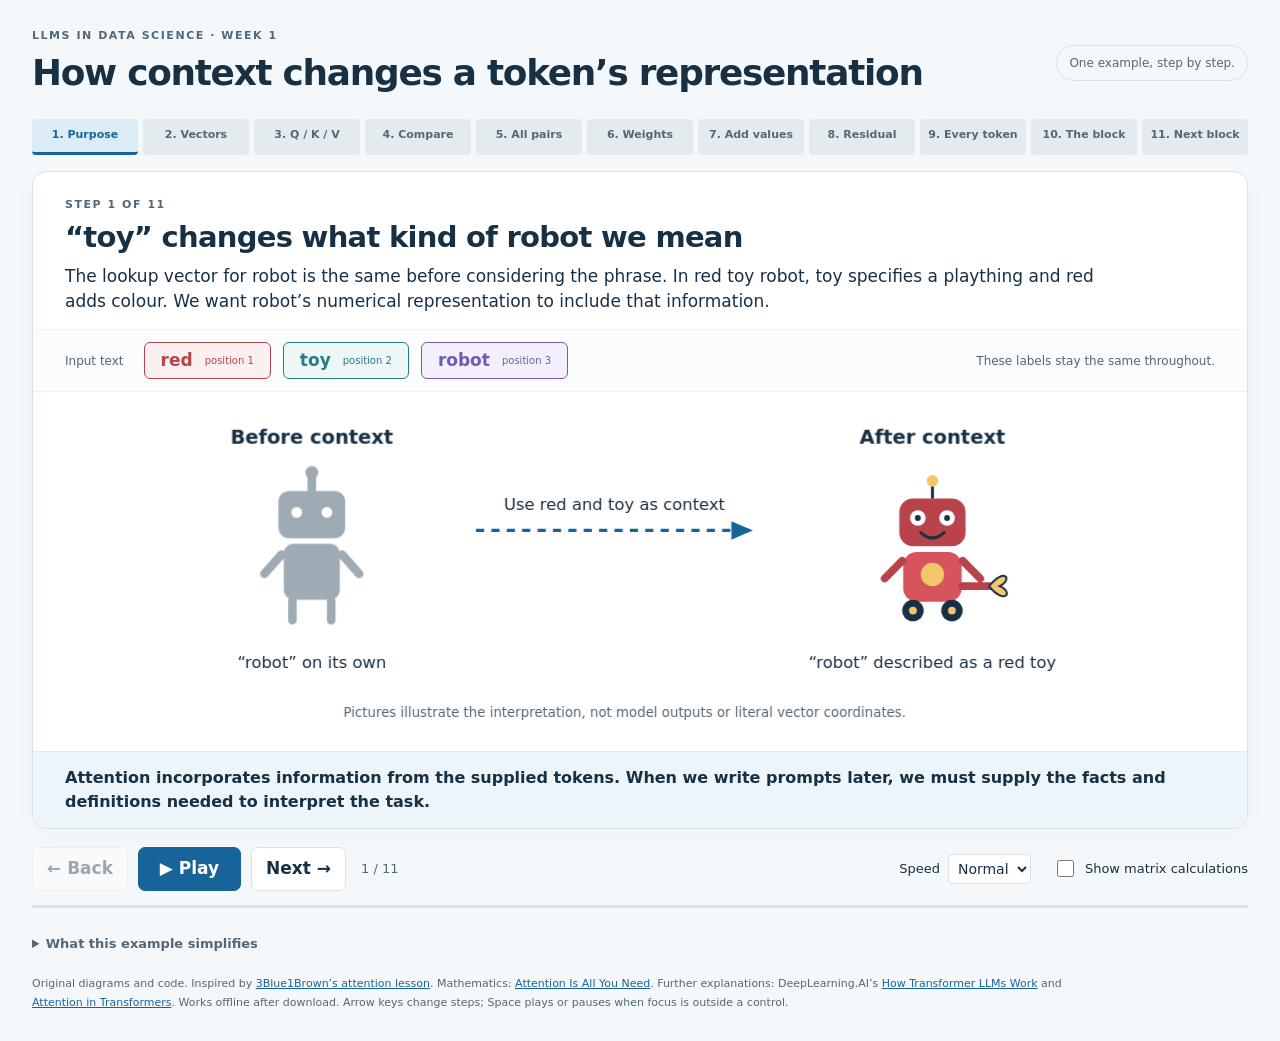
<file: visualizations/attention/index.html>
<!doctype html>
<html lang="en">
<head>
  <meta charset="utf-8">
  <meta name="viewport" content="width=device-width, initial-scale=1">
  <title>Self-attention — red toy robot</title>
  <link rel="stylesheet" href="style.css">
</head>
<body>
  <main>
    <header>
      <div><p class="eyebrow">LLMs in Data Science · Week 1</p><h1>How context changes a token’s representation</h1></div>
      <span class="lesson-tag">One example, step by step.</span>
    </header>
    <nav id="stages" aria-label="Lesson steps"></nav>
    <section class="lesson" aria-labelledby="step-title">
      <div class="intro">
        <p class="eyebrow" id="step-number"></p>
        <h2 id="step-title"></h2>
        <p id="step-description"></p>
      </div>
      <div class="token-strip" aria-label="Input tokens remain fixed">
        <span class="strip-label">Input text</span><span class="token red">red <small>position 1</small></span><span class="token toy">toy <small>position 2</small></span><span class="token robot">robot <small>position 3</small></span><span class="strip-note">These labels stay the same throughout.</span>
      </div>
      <div id="scene" aria-live="off"></div>
      <div class="takeaway" id="takeaway"></div>
    </section>
    <section class="controls" aria-label="Playback controls">
      <div class="transport"><button id="back" aria-label="Previous step">← Back</button><button id="play">▶ Play</button><button id="next">Next →</button><span id="counter"></span></div>
      <div class="options"><label>Speed <select id="speed"><option value="0.6">Slow</option><option value="1" selected>Normal</option><option value="1.7">Fast</option></select></label><label><input id="show-math" type="checkbox"> Show matrix calculations</label></div>
      <progress id="progress" max="100" value="0" aria-label="Time until next step"></progress>
    </section>
    <section id="math" hidden aria-labelledby="math-title">
      <div class="math-heading"><div><p class="eyebrow">Optional · the same operations as matrices</p><h2 id="math-title"></h2></div><label>Calculation <select id="operation"></select></label></div>
      <p id="math-description"></p>
      <div id="matrices"></div>
      <div class="calculation"><div id="products"></div><button id="product-next">Next product →</button></div>
      <p class="math-note" id="math-note"></p>
    </section>
    <details class="scope"><summary>What this example simplifies</summary><p>Each word is treated as one token. All displayed matrices are invented for teaching, not extracted from a trained model. Their coordinates do not literally mean “red”, “toy”, or “robot”. We start with a deliberately simple input matrix, omit positional encoding and normalization, and use one attention head with identity value and output projections. Actual Transformer blocks also include normalization and a feed-forward network; those operations belong between this attention update and the next block. The next block has its own learned matrices.</p></details>
    <footer>Original diagrams and code. Inspired by <a href="https://www.3blue1brown.com/lessons/attention/">3Blue1Brown’s attention lesson</a>. Mathematics: <a href="https://arxiv.org/abs/1706.03762">Attention Is All You Need</a>. Further explanations: DeepLearning.AI’s <a href="https://www.deeplearning.ai/courses/how-transformer-llms-work">How Transformer LLMs Work</a> and <a href="https://www.deeplearning.ai/courses/attention-in-transformers-concepts-and-code-in-pytorch">Attention in Transformers</a>. Works offline after download. Arrow keys change steps; Space plays or pauses when focus is outside a control.</footer>
  </main>
  <script src="app.js"></script>
</body>
</html>
</file>
<file: visualizations/attention/style.css>
:root {
  color-scheme:light;
  --ink:#183044;
  --muted:#526777;
  --line:#d8e3e9;
  --paper:#f5f8fa;
  --blue:#17649b;
  --toy:#277c85;
  --red:#b8434b;
  --robot:#715bb4;
  --yellow:#f4c76b;
  --speed:1
}
* {
  box-sizing:border-box
}
body {
  margin:0;
  background:var(--paper);
  color:var(--ink);
  font:17px/1.5 system-ui,-apple-system,BlinkMacSystemFont,"Segoe UI",sans-serif
}
main {
  max-width:1320px;
  margin:auto;
  padding:28px 32px
}
header {
  display:flex;
  justify-content:space-between;
  gap:25px;
  align-items:center;
  margin-bottom:22px
}
h1 {
  font-size:clamp(25px,2.8vw,37px);
  letter-spacing:-.035em;
  line-height:1.16;
  margin:4px 0
}
h2 {
  font-size:29px;
  line-height:1.2;
  margin:0 0 9px;
  letter-spacing:-.025em
}
.eyebrow {
  text-transform:uppercase;
  letter-spacing:.14em;
  font-size:11px;
  font-weight:750;
  color:var(--muted);
  margin:0 0 7px
}
.lesson-tag {
  flex-shrink:0;
  font-size:12px;
  color:var(--muted);
  border:1px solid var(--line);
  padding:8px 12px;
  border-radius:100px
}
nav {
  display:flex;
  gap:5px;
  margin-bottom:16px
}
nav button {
  flex:1;
  border:0;
  background:#e4ebef;
  padding:8px 3px;
  font-size:11px;
  color:var(--muted);
  border-radius:4px;
  cursor:pointer;
  border-bottom:3px solid transparent
}
nav button.active {
  background:#dcecf6;
  color:var(--blue);
  border-bottom-color:var(--blue)
}
nav button.done {
  background:#e5efee
}
button,select,input {
  font:inherit
}
button {
  cursor:pointer;
  border:1px solid var(--line);
  background:white;
  color:var(--ink);
  padding:8px 14px;
  border-radius:7px;
  font-weight:600
}
button:hover {
  border-color:var(--blue)
}
button:focus-visible,select:focus-visible,input:focus-visible,summary:focus-visible {
  outline:3px solid var(--yellow);
  outline-offset:3px
}
button:disabled {
  opacity:.4;
  cursor:default
}
#play {
  background:var(--blue);
  color:white;
  border-color:var(--blue);
  min-width:103px
}
select {
  font-size:14px;
  color:var(--ink);
  padding:5px;
  border-radius:4px;
  background:white;
  border:1px solid var(--line)
}
.lesson {
  background:white;
  border:1px solid var(--line);
  border-radius:14px;
  overflow:hidden;
  box-shadow:0 5px 25px #20344c06
}
.intro {
  padding:25px 32px 14px;
  min-height:148px
}
.intro p:last-child {
  margin:0;
  max-width:1060px;
  font-size:17px
}
.token-strip {
  display:flex;
  align-items:center;
  gap:12px;
  padding:12px 32px;
  border-top:1px solid #eef2f5;
  border-bottom:1px solid #eef2f5;
  background:#fafcfd
}
.strip-label {
  font-size:12px;
  color:var(--muted);
  margin-right:8px
}
.token {
  padding:5px 16px;
  border-radius:6px;
  font-weight:700;
  font-size:17px;
  border:1px solid currentColor;
  display:flex;
  gap:12px;
  align-items:center
}
.token small {
  font-size:10px;
  font-weight:400
}
.toy {
  color:var(--toy);
  background:#eef7f7
}
.red {
  color:var(--red);
  background:#fbf0f0
}
.robot {
  color:var(--robot);
  background:#f3effb
}
.strip-note {
  margin-left:auto;
  font-size:12px;
  color:var(--muted)
}
#scene {
  padding:5px 12px
}
svg {
  display:block;
  width:100%;
  height:auto;
  max-height:400px;
  margin:auto
}
.takeaway {
  padding:14px 32px;
  background:#eef5fa;
  border-top:1px solid #dbeaf4;
  font-size:16px;
  font-weight:550;
  min-height:55px
}
.controls {
  display:flex;
  flex-wrap:wrap;
  justify-content:space-between;
  align-items:center;
  gap:14px;
  padding:18px 0
}
.transport,.options {
  display:flex;
  align-items:center;
  gap:10px
}
#counter {
  font-size:13px;
  color:var(--muted);
  margin-left:5px
}
.options {
  gap:22px;
  font-size:13px
}
.options label {
  display:flex;
  align-items:center;
  gap:8px
}
#show-math {
  accent-color:var(--blue);
  width:17px;
  height:17px
}
progress {
  width:100%;
  height:3px;
  appearance:none;
  border:0;
  background:var(--line)
}
progress::-webkit-progress-bar {
  background:var(--line)
}
progress::-webkit-progress-value {
  background:var(--blue)
}
progress::-moz-progress-bar {
  background:var(--blue)
}
#math {
  background:white;
  border:1px solid var(--line);
  padding:24px 30px;
  border-radius:12px;
  margin:0 0 18px
}
.math-heading {
  display:flex;
  justify-content:space-between;
  align-items:center;
  gap:20px
}
.math-heading h2 {
  font-size:22px
}
.math-heading label {
  font-size:12px;
  display:flex;
  gap:10px;
  align-items:center
}
#math-description {
  font-size:14px;
  margin:12px 0 20px;
  color:var(--muted)
}
#matrices {
  display:flex;
  gap:18px;
  align-items:center;
  justify-content:center;
  overflow:auto;
  padding-bottom:8px
}
.matrix-wrap {
  text-align:center;
  flex-shrink:0
}
.matrix-title {
  font-size:17px;
  font-weight:650;
  margin-bottom:4px
}
.matrix-shape {
  font-size:11px;
  color:var(--muted);
  margin-bottom:10px
}
.matrix {
  border-collapse:separate;
  border-spacing:5px
}
.matrix td {
  padding:0;
  text-align:center
}
.matrix .label {
  font-size:10px;
  color:var(--muted);
  padding:4px;
  min-width:22px
}
.matrix button {
  border-radius:5px;
  font-variant-numeric:tabular-nums;
  min-width:53px;
  padding:8px 5px;
  font-size:15px;
  border:1px solid transparent;
  background:#f0f4f7;
  font-weight:500;
  cursor:default
}
.matrix button.selectable {
  cursor:pointer
}
.matrix button.selected {
  background:#e3eff8;
  border-color:var(--blue);
  color:var(--blue);
  font-weight:700
}
.matrix button.source {
  background:#fff0cf;
  border-color:#e5bd61
}
.matrix button.term {
  background:#f5d694;
  border-color:#c78e1c
}
.matrix button.masked {
  background:#f8e8e8;
  color:#94434a
}
.operator {
  font-size:25px;
  color:var(--muted);
  flex-shrink:0
}
.calculation {
  margin:20px 0 7px;
  padding:15px 18px;
  border:1px solid var(--line);
  border-radius:7px;
  background:#fafcfd;
  display:flex;
  justify-content:space-between;
  align-items:center;
  gap:15px
}
#products {
  font-size:15px;
  line-height:1.7;
  font-variant-numeric:tabular-nums
}
#products .active-term {
  background:#f5d694;
  border-radius:4px;
  padding:3px 4px
}
.math-note {
  font-size:12px;
  color:var(--muted);
  margin:12px 0 0
}
.scope {
  font-size:13px;
  color:var(--muted);
  margin:8px 0 22px
}
.scope summary {
  cursor:pointer;
  font-weight:600
}
.scope p {
  max-width:1040px
}
footer {
  font-size:11px;
  color:var(--muted);
  line-height:1.7;
  max-width:1060px
}
a {
  color:var(--blue)
}
svg text {
  font-family:system-ui,-apple-system,sans-serif;
  fill:var(--ink)
}
svg .title {
  font-size:19px;
  font-weight:650
}
svg .body {
  font-size:16px
}
svg .minor {
  font-size:13px;
  fill:var(--muted)
}
svg .number {
  font-size:20px;
  font-weight:600;
  font-variant-numeric:tabular-nums
}
svg .equation {
  font-size:22px;
  font-weight:600
}
svg .flow {
  stroke-dasharray:8 7;
  animation:flow calc(1.4s / var(--speed)) linear infinite
}
body:not(.playing) svg .flow {
  animation-play-state:paused
}
svg .appear {
  animation:appear calc(.45s / var(--speed)) ease-out both
}
@keyframes flow {
  to {
    stroke-dashoffset:-30
  }
}
@keyframes appear {
  from {
    opacity:0;
    transform:translateY(7px)
  }
  to {
    opacity:1;
    transform:translateY(0)
  }
}
@media(prefers-reduced-motion:reduce) {
  * {
    animation:none!important;
    scroll-behavior:auto!important
  }
}
@media(max-width:900px) {
  main {
    padding:20px 16px
  }
  header {
    display:block
  }
  .lesson-tag {
    display:inline-block;
    margin-top:12px
  }
  nav {
    overflow:auto
  }
  nav button {
    min-width:58px;
    font-size:10px
  }
  .intro {
    padding:20px;
    min-height:160px
  }
  h2 {
    font-size:24px
  }
  .intro p:last-child {
    font-size:15px
  }
  .token-strip {
    padding:12px 20px;
    gap:8px;
    flex-wrap:wrap
  }
  .token {
    font-size:14px;
    padding:4px 9px;
    gap:6px
  }
  .strip-note {
    width:100%;
    margin:0
  }
  .takeaway {
    padding:13px 20px;
    font-size:14px
  }
  .controls {
    justify-content:center
  }
  .math-heading {
    display:block
  }
  .math-heading label {
    margin-top:14px
  }
  #math {
    padding:20px 14px
  }
  #matrices {
    justify-content:flex-start
  }
  .calculation {
    align-items:flex-start;
    flex-direction:column
  }
  svg {
    min-height:240px
  }
  footer {
    font-size:12px
  }
}
</file>
